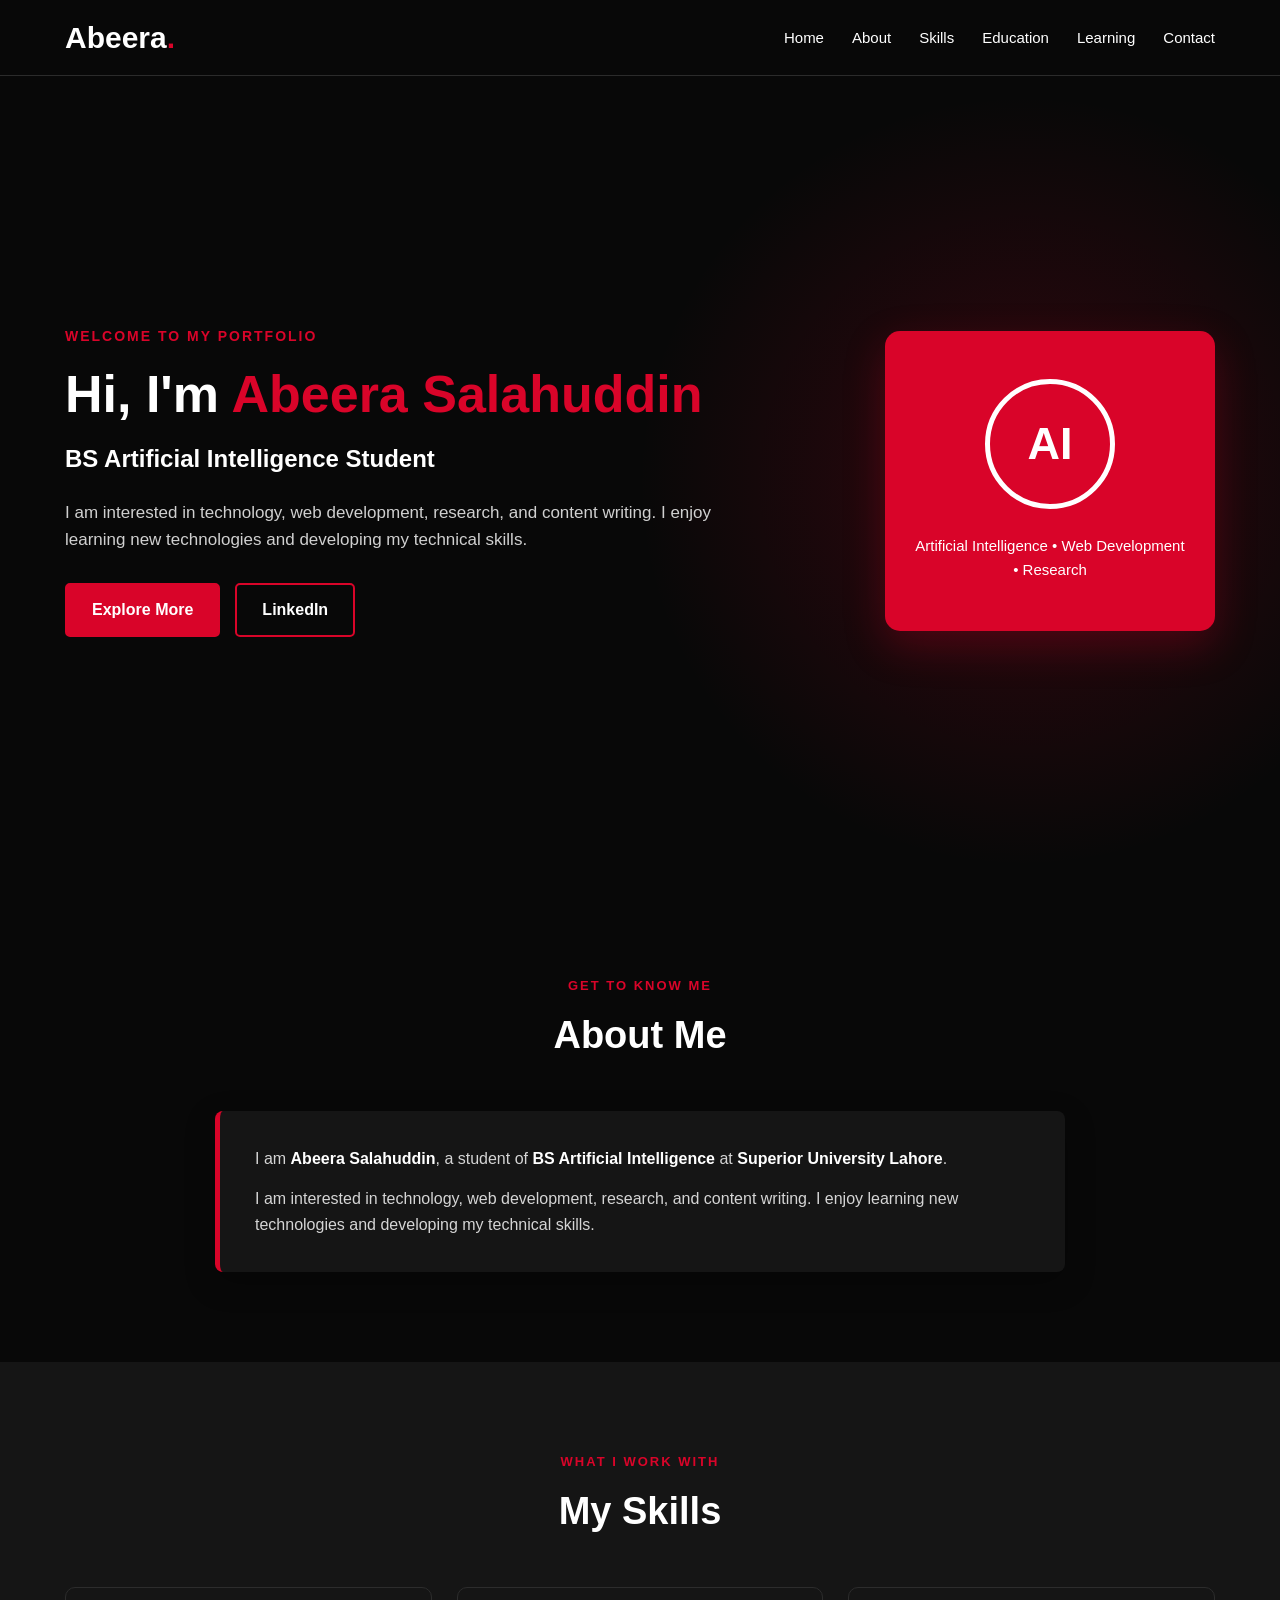
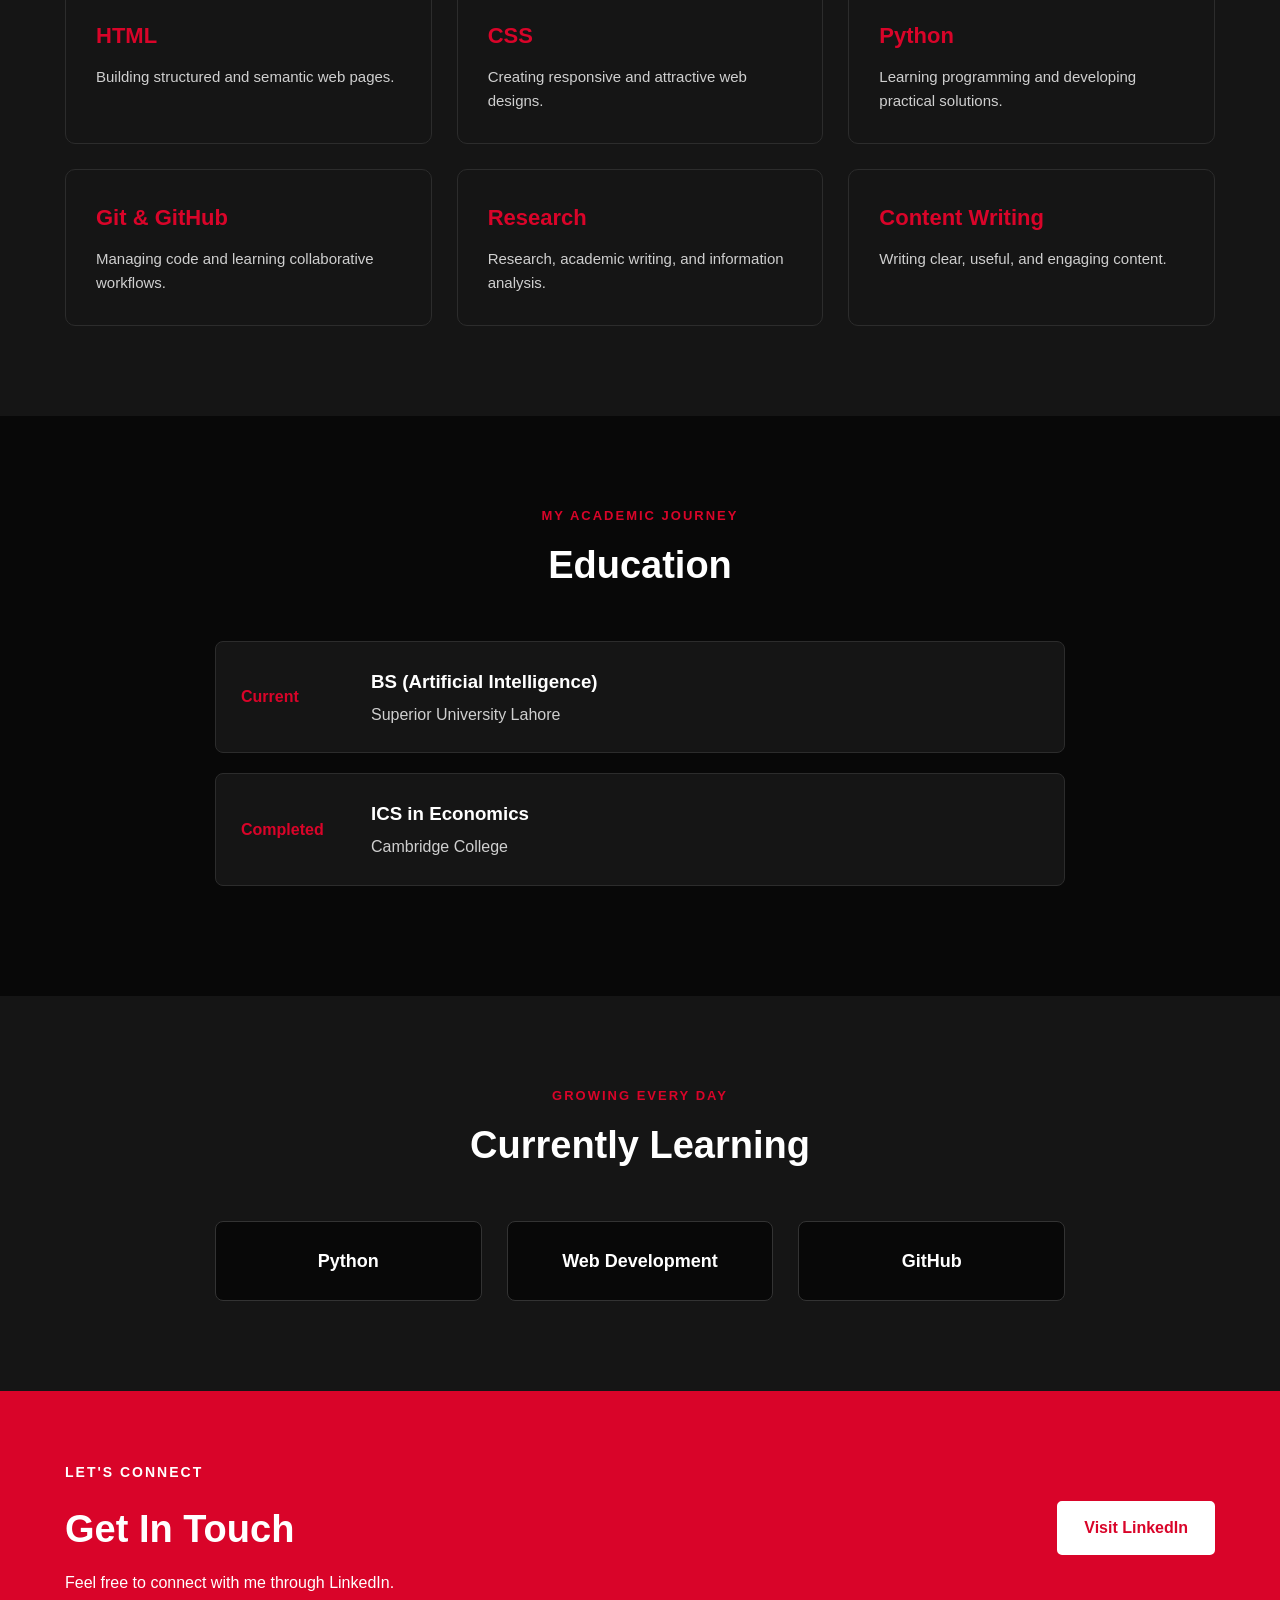
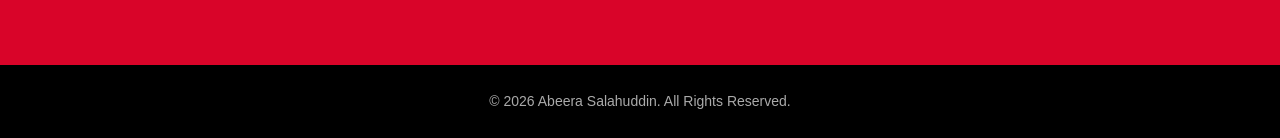
<file: index.html>
<!DOCTYPE html>
<html lang="en">
<head>
    <meta charset="UTF-8">
    <meta name="viewport" content="width=device-width, initial-scale=1.0">
    <title>Abeera Salahuddin | Portfolio</title>
    <link rel="stylesheet" href="css/style.css">
</head>
<body>

<header class="navbar">
    <div class="container nav-content">
        <a href="#home" class="logo">Abeera<span>.</span></a>
        <nav>
            <a href="#home">Home</a>
            <a href="#about">About</a>
            <a href="#skills">Skills</a>
            <a href="#education">Education</a>
            <a href="#learning">Learning</a>
            <a href="#contact">Contact</a>
        </nav>
    </div>
</header>

<main>
    <section id="home" class="hero">
        <div class="container hero-content">
            <div class="hero-text">
                <p class="eyebrow">WELCOME TO MY PORTFOLIO</p>
                <h1>Hi, I'm <span>Abeera Salahuddin</span></h1>
                <h2>BS Artificial Intelligence Student</h2>
                <p>
                    I am interested in technology, web development, research,
                    and content writing. I enjoy learning new technologies and
                    developing my technical skills.
                </p>
                <div class="hero-buttons">
                    <a href="#about" class="btn primary">Explore More</a>
                    <a href="https://www.linkedin.com/in/abeera-salahuddin-80b7b9400/"
                       target="_blank" rel="noopener" class="btn secondary">LinkedIn</a>
                </div>
            </div>

            <div class="hero-card">
                <div class="ai-circle">AI</div>
                <p>Artificial Intelligence • Web Development • Research</p>
            </div>
        </div>
    </section>

    <section id="about" class="section">
        <div class="container">
            <div class="section-title">
                <p>GET TO KNOW ME</p>
                <h2>About Me</h2>
            </div>

            <div class="about-box">
                <p>
                    I am <strong>Abeera Salahuddin</strong>, a student of
                    <strong>BS Artificial Intelligence</strong> at
                    <strong>Superior University Lahore</strong>.
                </p>
                <p>
                    I am interested in technology, web development, research,
                    and content writing. I enjoy learning new technologies and
                    developing my technical skills.
                </p>
            </div>
        </div>
    </section>

    <section id="skills" class="section light">
        <div class="container">
            <div class="section-title">
                <p>WHAT I WORK WITH</p>
                <h2>My Skills</h2>
            </div>

            <div class="cards">
                <div class="card"><h3>HTML</h3><p>Building structured and semantic web pages.</p></div>
                <div class="card"><h3>CSS</h3><p>Creating responsive and attractive web designs.</p></div>
                <div class="card"><h3>Python</h3><p>Learning programming and developing practical solutions.</p></div>
                <div class="card"><h3>Git & GitHub</h3><p>Managing code and learning collaborative workflows.</p></div>
                <div class="card"><h3>Research</h3><p>Research, academic writing, and information analysis.</p></div>
                <div class="card"><h3>Content Writing</h3><p>Writing clear, useful, and engaging content.</p></div>
            </div>
        </div>
    </section>

    <section id="education" class="section">
        <div class="container">
            <div class="section-title">
                <p>MY ACADEMIC JOURNEY</p>
                <h2>Education</h2>
            </div>

            <div class="education-list">
                <div class="education-item">
                    <div class="year">Current</div>
                    <div>
                        <h3>BS (Artificial Intelligence)</h3>
                        <p>Superior University Lahore</p>
                    </div>
                </div>

                <div class="education-item">
                    <div class="year">Completed</div>
                    <div>
                        <h3>ICS in Economics</h3>
                        <p>Cambridge College</p>
                    </div>
                </div>
            </div>
        </div>
    </section>

    <section id="learning" class="section light">
        <div class="container">
            <div class="section-title">
                <p>GROWING EVERY DAY</p>
                <h2>Currently Learning</h2>
            </div>

            <div class="learning-grid">
                <div class="learning-item">Python</div>
                <div class="learning-item">Web Development</div>
                <div class="learning-item">GitHub</div>
            </div>
        </div>
    </section>

    <section id="contact" class="contact">
        <div class="container contact-content">
            <div>
                <p class="eyebrow">LET'S CONNECT</p>
                <h2>Get In Touch</h2>
                <p>Feel free to connect with me through LinkedIn.</p>
            </div>
            <a href="https://www.linkedin.com/in/abeera-salahuddin-80b7b9400/"
               target="_blank" rel="noopener" class="btn white">Visit LinkedIn</a>
        </div>
    </section>
</main>

<footer>
    <p>© 2026 Abeera Salahuddin. All Rights Reserved.</p>
</footer>

</body>
</html>
</file>
<file: css/style.css>
* {
    margin: 0;
    padding: 0;
    box-sizing: border-box;
}

html {
    scroll-behavior: smooth;
}

body {
    font-family: Arial, Helvetica, sans-serif;
    color: #ffffff;
    background: #080808;
    line-height: 1.6;
}

/* ================= NAVBAR ================= */

.navbar {
    background: #080808;
    border-bottom: 1px solid #2b2b2b;
    position: sticky;
    top: 0;
    z-index: 1000;
}

.container {
    width: 90%;
    max-width: 1150px;
    margin: auto;
}

.nav-content {
    min-height: 75px;
    display: flex;
    align-items: center;
    justify-content: space-between;
}

.logo {
    color: #ffffff;
    text-decoration: none;
    font-size: 30px;
    font-weight: bold;
}

.logo span {
    color: #d90429;
}

nav {
    display: flex;
    gap: 28px;
}

nav a {
    color: #ffffff;
    text-decoration: none;
    font-size: 15px;
    font-weight: 500;
    transition: 0.3s;
}

nav a:hover {
    color: #d90429;
}

/* ================= HERO ================= */

.hero {
    min-height: 90vh;
    display: flex;
    align-items: center;
    background:
        radial-gradient(circle at 80% 50%, rgba(217, 4, 41, 0.20), transparent 35%),
        #080808;
}

.hero-content {
    display: flex;
    align-items: center;
    justify-content: space-between;
    gap: 60px;
    padding: 80px 0;
}

.hero-text {
    max-width: 700px;
}

.eyebrow {
    color: #d90429;
    font-size: 14px;
    font-weight: bold;
    letter-spacing: 2px;
    margin-bottom: 15px;
}

.hero h1 {
    color: #ffffff;
    font-size: 52px;
    line-height: 1.2;
    margin-bottom: 15px;
}

.hero h1 span {
    color: #d90429;
}

.hero h2 {
    color: #ffffff;
    font-size: 24px;
    margin-bottom: 20px;
}

.hero-text > p:not(.eyebrow) {
    color: #d0d0d0;
    font-size: 17px;
    max-width: 650px;
    margin-bottom: 30px;
}

/* ================= BUTTONS ================= */

.hero-buttons {
    display: flex;
    gap: 15px;
}

.btn {
    display: inline-block;
    padding: 12px 25px;
    border-radius: 5px;
    text-decoration: none;
    font-weight: bold;
    transition: 0.3s;
}

.primary {
    background: #d90429;
    color: #ffffff;
    border: 2px solid #d90429;
}

.primary:hover {
    background: #a90320;
    border-color: #a90320;
}

.secondary {
    background: transparent;
    color: #ffffff;
    border: 2px solid #d90429;
}

.secondary:hover {
    background: #d90429;
    color: #ffffff;
}

/* ================= HERO CARD ================= */

.hero-card {
    width: 330px;
    min-height: 300px;
    background: #d90429;
    border-radius: 15px;
    display: flex;
    flex-direction: column;
    align-items: center;
    justify-content: center;
    text-align: center;
    padding: 30px;
    box-shadow: 0 15px 40px rgba(217, 4, 41, 0.25);
}

.ai-circle {
    width: 130px;
    height: 130px;
    border: 5px solid #ffffff;
    border-radius: 50%;
    display: flex;
    align-items: center;
    justify-content: center;
    font-size: 45px;
    font-weight: bold;
    margin-bottom: 25px;
}

.hero-card p {
    color: #ffffff;
    font-size: 15px;
}

/* ================= SECTIONS ================= */

.section {
    padding: 90px 0;
    background: #080808;
}

.section.light {
    background: #151515;
}

.section-title {
    text-align: center;
    margin-bottom: 45px;
}

.section-title p {
    color: #d90429;
    font-size: 13px;
    font-weight: bold;
    letter-spacing: 2px;
    margin-bottom: 8px;
}

.section-title h2 {
    color: #ffffff;
    font-size: 38px;
}

/* ================= ABOUT ================= */

.about-box {
    max-width: 850px;
    margin: auto;
    background: #151515;
    padding: 35px;
    border-left: 5px solid #d90429;
    border-radius: 8px;
    box-shadow: 0 10px 30px rgba(0, 0, 0, 0.3);
}

.about-box p {
    color: #d5d5d5;
    font-size: 16px;
    margin-bottom: 15px;
}

.about-box p:last-child {
    margin-bottom: 0;
}

.about-box strong {
    color: #ffffff;
}

/* ================= SKILLS ================= */

.cards {
    display: grid;
    grid-template-columns: repeat(3, 1fr);
    gap: 25px;
}

.card {
    background: #151515;
    border: 1px solid #2c2c2c;
    border-radius: 10px;
    padding: 30px;
    transition: 0.3s;
}

.card:hover {
    transform: translateY(-7px);
    border-color: #d90429;
    box-shadow: 0 10px 30px rgba(217, 4, 41, 0.15);
}

.card h3 {
    color: #d90429;
    font-size: 22px;
    margin-bottom: 12px;
}

.card p {
    color: #cfcfcf;
    font-size: 15px;
}

/* ================= EDUCATION ================= */

.education-list {
    max-width: 850px;
    margin: auto;
}

.education-item {
    display: flex;
    gap: 30px;
    align-items: center;
    padding: 25px;
    margin-bottom: 20px;
    background: #151515;
    border: 1px solid #2c2c2c;
    border-radius: 8px;
}

.year {
    min-width: 100px;
    color: #d90429;
    font-weight: bold;
}

.education-item h3 {
    color: #ffffff;
    margin-bottom: 5px;
}

.education-item p {
    color: #cfcfcf;
}

/* ================= LEARNING ================= */

.learning-grid {
    display: grid;
    grid-template-columns: repeat(3, 1fr);
    gap: 25px;
    max-width: 850px;
    margin: auto;
}

.learning-item {
    background: #080808;
    border: 1px solid #333333;
    padding: 25px;
    text-align: center;
    border-radius: 8px;
    color: #ffffff;
    font-size: 18px;
    font-weight: bold;
    transition: 0.3s;
}

.learning-item:hover {
    background: #d90429;
    border-color: #d90429;
}

/* ================= CONTACT ================= */

.contact {
    background: #d90429;
    padding: 70px 0;
}

.contact-content {
    display: flex;
    align-items: center;
    justify-content: space-between;
    gap: 30px;
}

.contact h2 {
    color: #ffffff;
    font-size: 38px;
    margin-bottom: 10px;
}

.contact p {
    color: #ffffff;
}

.contact .eyebrow {
    color: #ffffff;
}

.btn.white {
    background: #ffffff;
    color: #d90429;
    border: 2px solid #ffffff;
}

.btn.white:hover {
    background: transparent;
    color: #ffffff;
}

/* ================= FOOTER ================= */

footer {
    background: #000000;
    color: #aaaaaa;
    text-align: center;
    padding: 25px;
    font-size: 14px;
}

/* ================= RESPONSIVE ================= */

@media (max-width: 850px) {

    .nav-content {
        flex-direction: column;
        padding: 20px 0;
        gap: 15px;
    }

    nav {
        flex-wrap: wrap;
        justify-content: center;
        gap: 15px;
    }

    .hero-content {
        flex-direction: column;
        text-align: center;
    }

    .hero-buttons {
        justify-content: center;
    }

    .hero-card {
        width: 100%;
        max-width: 330px;
    }

    .cards {
        grid-template-columns: repeat(2, 1fr);
    }

    .learning-grid {
        grid-template-columns: repeat(2, 1fr);
    }

    .contact-content {
        flex-direction: column;
        text-align: center;
    }
}

@media (max-width: 550px) {

    .hero {
        min-height: auto;
    }

    .hero h1 {
        font-size: 38px;
    }

    .hero h2 {
        font-size: 20px;
    }

    .section {
        padding: 65px 0;
    }

    .section-title h2 {
        font-size: 30px;
    }

    .cards {
        grid-template-columns: 1fr;
    }

    .learning-grid {
        grid-template-columns: 1fr;
    }

    .education-item {
        flex-direction: column;
        align-items: flex-start;
        gap: 10px;
    }

    .hero-buttons {
        flex-direction: column;
    }

    .btn {
        text-align: center;
    }
}
</file>
